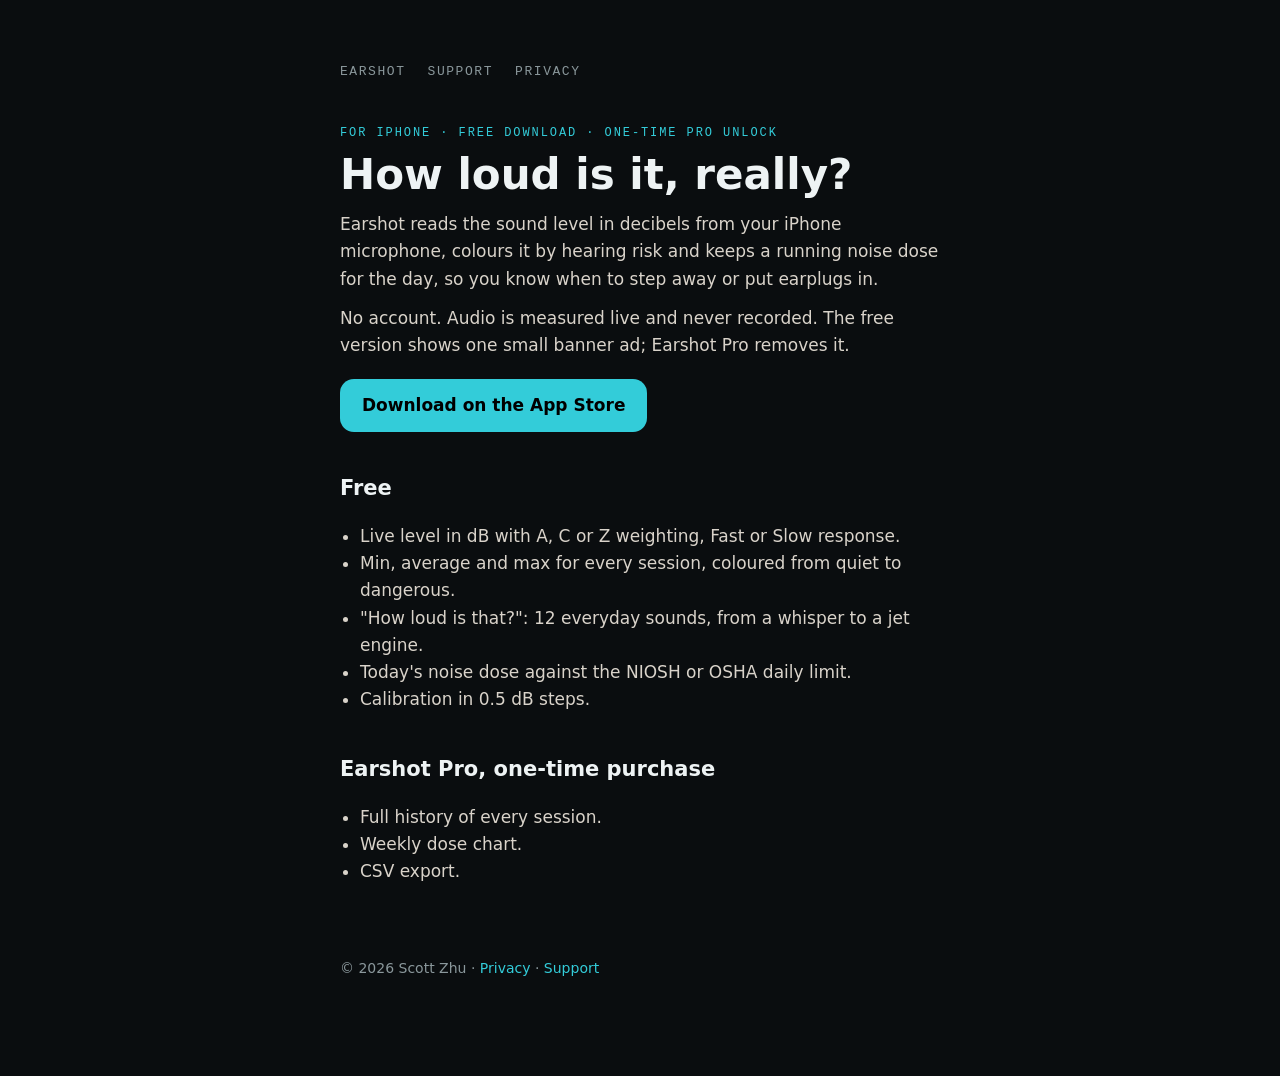
<file: index.html>
<!doctype html><html lang="en"><head><meta charset="utf-8"><meta name="viewport" content="width=device-width,initial-scale=1"><title>Earshot — Decibel &amp; Noise Meter</title><link rel="stylesheet" href="style.css"></head><body><main>
<nav><a href="./">Earshot</a><a href="support">Support</a><a href="privacy">Privacy</a></nav>
<p class="k">For iPhone · free download · one-time Pro unlock</p>
<h1>How loud is it, really?</h1>
<p>Earshot reads the sound level in decibels from your iPhone microphone, colours it by hearing risk and keeps a running noise dose for the day, so you know when to step away or put earplugs in.</p>
<p>No account. Audio is measured live and never recorded. The free version shows one small banner ad; Earshot Pro removes it.</p>
<p><a class="btn" id="store" href="#">Download on the App Store</a></p>
<h2>Free</h2>
<ul><li>Live level in dB with A, C or Z weighting, Fast or Slow response.</li>
<li>Min, average and max for every session, coloured from quiet to dangerous.</li>
<li>"How loud is that?": 12 everyday sounds, from a whisper to a jet engine.</li>
<li>Today's noise dose against the NIOSH or OSHA daily limit.</li>
<li>Calibration in 0.5 dB steps.</li></ul>
<h2>Earshot Pro, one-time purchase</h2>
<ul><li>Full history of every session.</li>
<li>Weekly dose chart.</li>
<li>CSV export.</li></ul>
<footer>© 2026 Scott Zhu · <a href="privacy">Privacy</a> · <a href="support">Support</a></footer></main></body></html>
</file>
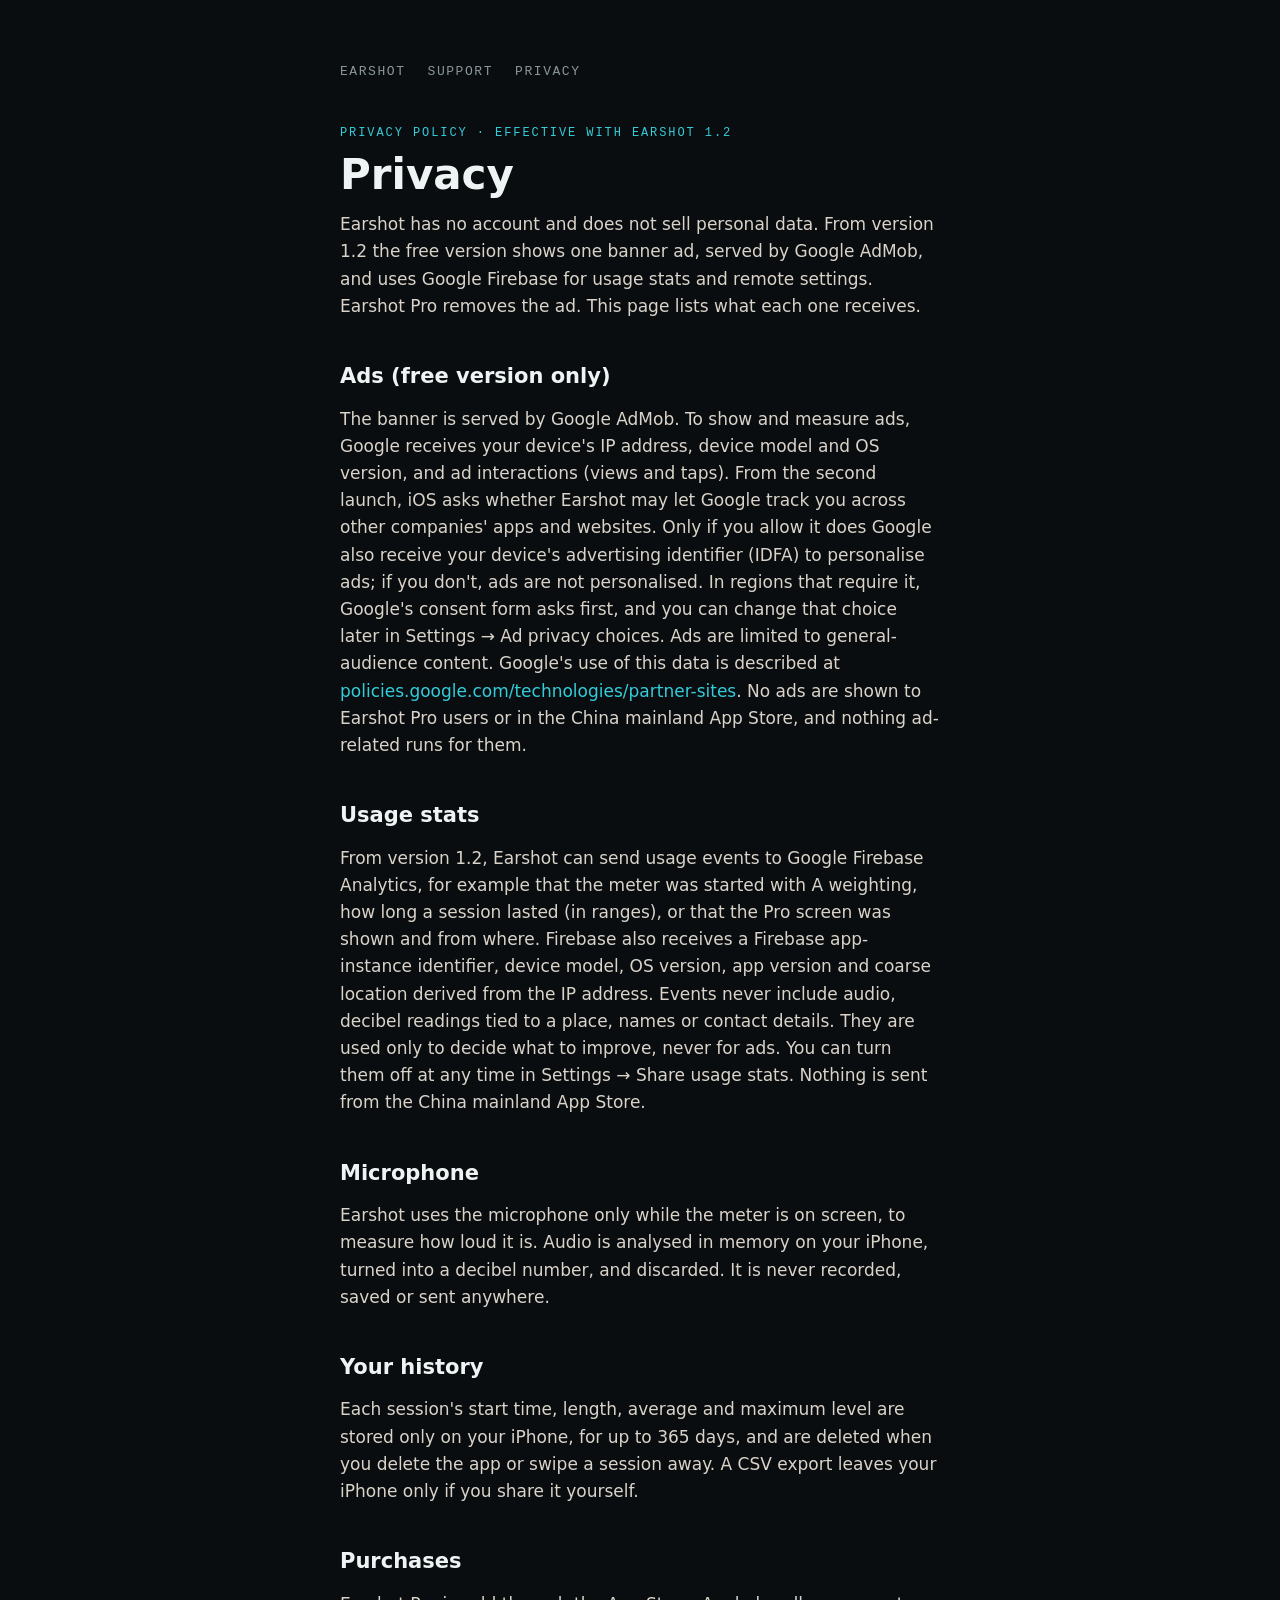
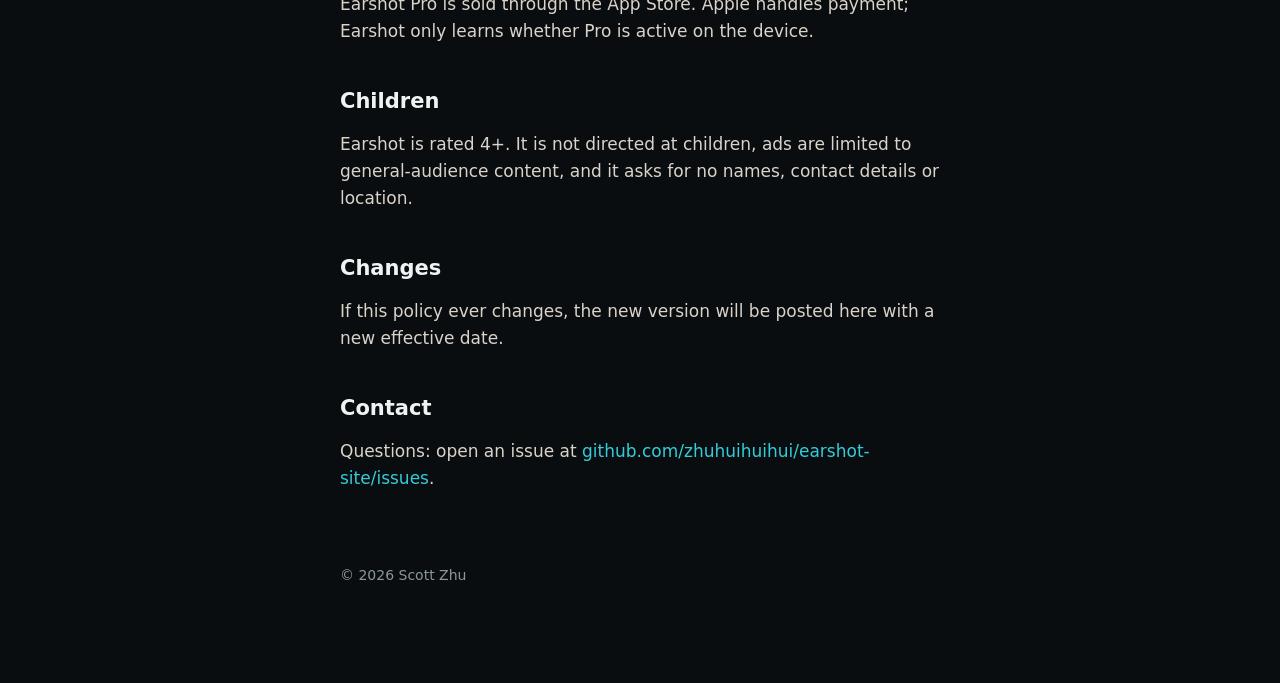
<file: privacy.html>
<!doctype html><html lang="en"><head><meta charset="utf-8"><meta name="viewport" content="width=device-width,initial-scale=1"><title>Earshot — Privacy Policy</title><link rel="stylesheet" href="style.css"></head><body><main>
<nav><a href="./">Earshot</a><a href="support">Support</a><a href="privacy">Privacy</a></nav>
<p class="k">Privacy policy · effective with Earshot 1.2</p><h1>Privacy</h1>
<p>Earshot has no account and does not sell personal data. From version 1.2 the free version shows one banner ad, served by Google AdMob, and uses Google Firebase for usage stats and remote settings. Earshot Pro removes the ad. This page lists what each one receives.</p>
<h2>Ads (free version only)</h2><p>The banner is served by Google AdMob. To show and measure ads, Google receives your device's IP address, device model and OS version, and ad interactions (views and taps). From the second launch, iOS asks whether Earshot may let Google track you across other companies' apps and websites. Only if you allow it does Google also receive your device's advertising identifier (IDFA) to personalise ads; if you don't, ads are not personalised. In regions that require it, Google's consent form asks first, and you can change that choice later in Settings → Ad privacy choices. Ads are limited to general-audience content. Google's use of this data is described at <a href="https://policies.google.com/technologies/partner-sites">policies.google.com/technologies/partner-sites</a>. No ads are shown to Earshot Pro users or in the China mainland App Store, and nothing ad-related runs for them.</p>
<h2>Usage stats</h2><p>From version 1.2, Earshot can send usage events to Google Firebase Analytics, for example that the meter was started with A weighting, how long a session lasted (in ranges), or that the Pro screen was shown and from where. Firebase also receives a Firebase app-instance identifier, device model, OS version, app version and coarse location derived from the IP address. Events never include audio, decibel readings tied to a place, names or contact details. They are used only to decide what to improve, never for ads. You can turn them off at any time in Settings → Share usage stats. Nothing is sent from the China mainland App Store.</p>
<h2>Microphone</h2><p>Earshot uses the microphone only while the meter is on screen, to measure how loud it is. Audio is analysed in memory on your iPhone, turned into a decibel number, and discarded. It is never recorded, saved or sent anywhere.</p>
<h2>Your history</h2><p>Each session's start time, length, average and maximum level are stored only on your iPhone, for up to 365 days, and are deleted when you delete the app or swipe a session away. A CSV export leaves your iPhone only if you share it yourself.</p>
<h2>Purchases</h2><p>Earshot Pro is sold through the App Store. Apple handles payment; Earshot only learns whether Pro is active on the device.</p>
<h2>Children</h2><p>Earshot is rated 4+. It is not directed at children, ads are limited to general-audience content, and it asks for no names, contact details or location.</p>
<h2>Changes</h2><p>If this policy ever changes, the new version will be posted here with a new effective date.</p>
<h2>Contact</h2><p>Questions: open an issue at <a href="https://github.com/zhuhuihuihui/earshot-site/issues">github.com/zhuhuihuihui/earshot-site/issues</a>.</p>
<footer>© 2026 Scott Zhu</footer></main></body></html>
</file>
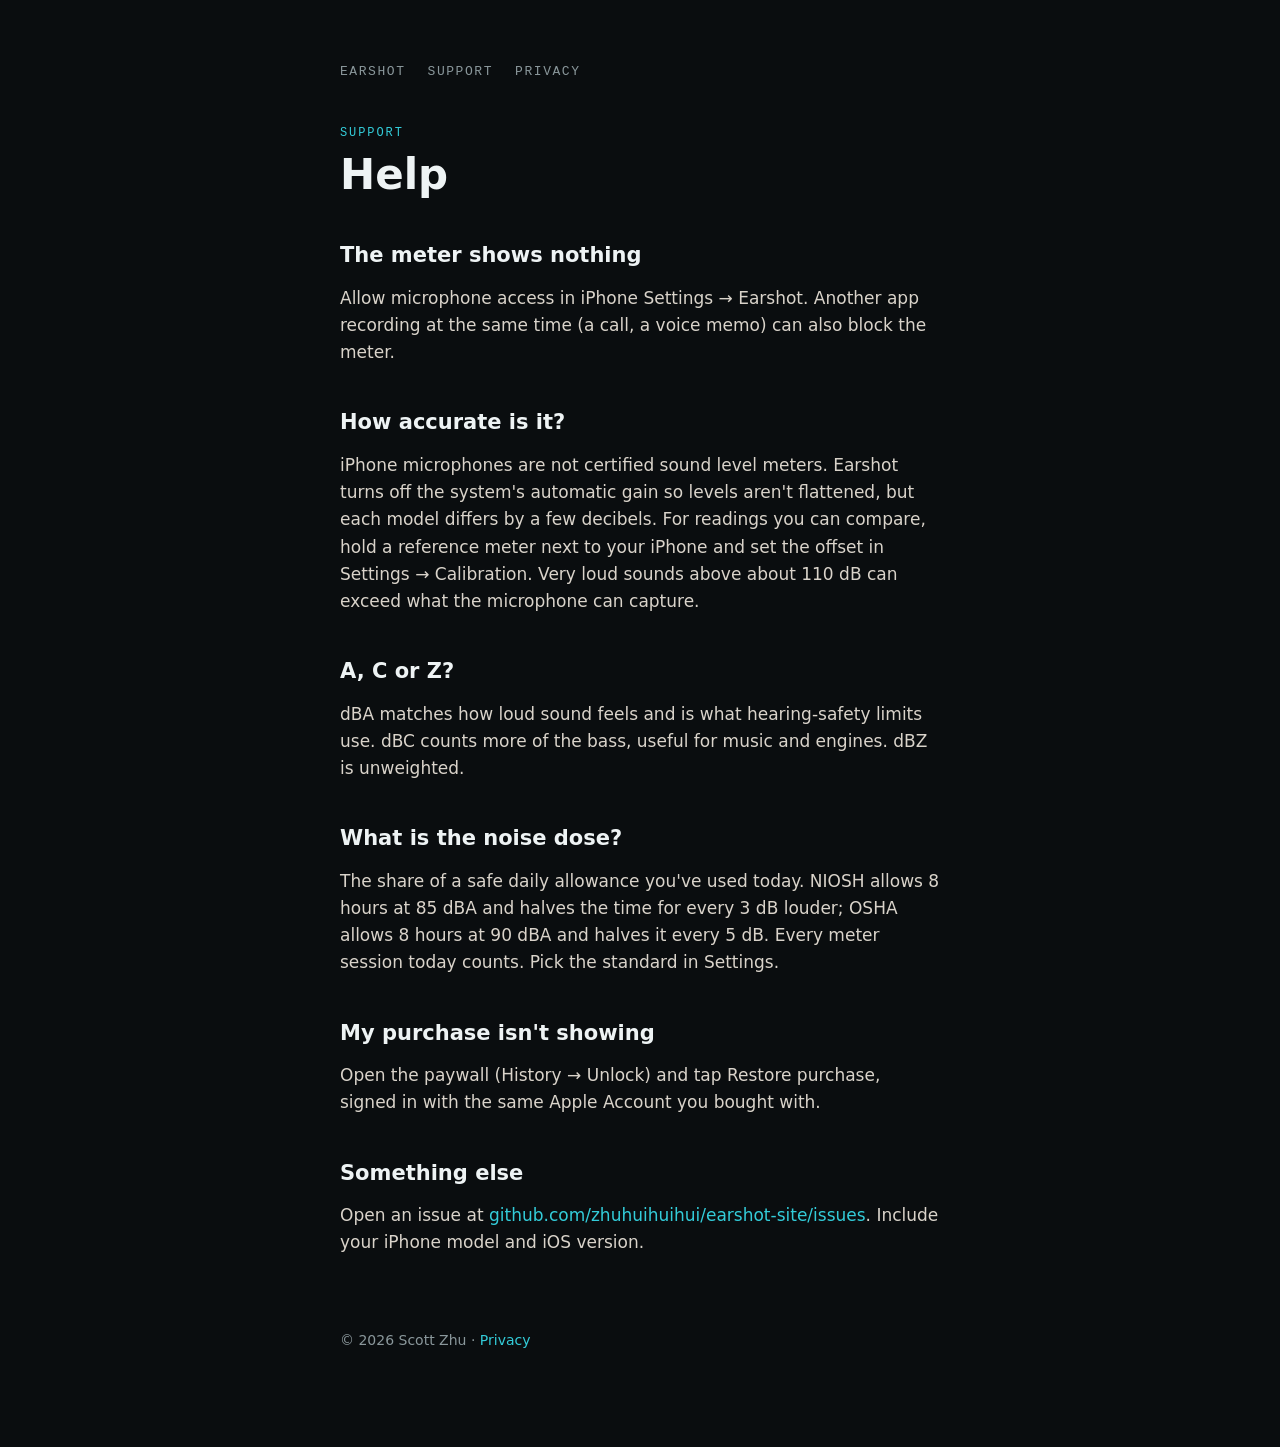
<file: support.html>
<!doctype html><html lang="en"><head><meta charset="utf-8"><meta name="viewport" content="width=device-width,initial-scale=1"><title>Earshot — Support</title><link rel="stylesheet" href="style.css"></head><body><main>
<nav><a href="./">Earshot</a><a href="support">Support</a><a href="privacy">Privacy</a></nav>
<p class="k">Support</p><h1>Help</h1>
<h2>The meter shows nothing</h2><p>Allow microphone access in iPhone Settings → Earshot. Another app recording at the same time (a call, a voice memo) can also block the meter.</p>
<h2>How accurate is it?</h2><p>iPhone microphones are not certified sound level meters. Earshot turns off the system's automatic gain so levels aren't flattened, but each model differs by a few decibels. For readings you can compare, hold a reference meter next to your iPhone and set the offset in Settings → Calibration. Very loud sounds above about 110 dB can exceed what the microphone can capture.</p>
<h2>A, C or Z?</h2><p>dBA matches how loud sound feels and is what hearing-safety limits use. dBC counts more of the bass, useful for music and engines. dBZ is unweighted.</p>
<h2>What is the noise dose?</h2><p>The share of a safe daily allowance you've used today. NIOSH allows 8 hours at 85 dBA and halves the time for every 3 dB louder; OSHA allows 8 hours at 90 dBA and halves it every 5 dB. Every meter session today counts. Pick the standard in Settings.</p>
<h2>My purchase isn't showing</h2><p>Open the paywall (History → Unlock) and tap Restore purchase, signed in with the same Apple Account you bought with.</p>
<h2>Something else</h2><p>Open an issue at <a href="https://github.com/zhuhuihuihui/earshot-site/issues">github.com/zhuhuihuihui/earshot-site/issues</a>. Include your iPhone model and iOS version.</p>
<footer>© 2026 Scott Zhu · <a href="privacy">Privacy</a></footer></main></body></html>
</file>
<file: style.css>
:root{--stage:#0a0d0f;--surface:#161b1e;--muted:#8a979b;--ink:#eef3f4;--amber:#33ccd9}
*{box-sizing:border-box}body{margin:0;background:var(--stage);color:var(--ink);font:17px/1.6 ui-rounded,-apple-system,"SF Pro Rounded",system-ui,sans-serif}
main{max-width:640px;margin:0 auto;padding:64px 20px 96px}h1{font-weight:700;font-size:42px;line-height:1.15;margin:0 0 10px}
h2{font-weight:700;font-size:21px;margin:40px 0 8px}.k{font:12px/1 ui-monospace,Menlo,monospace;letter-spacing:.16em;text-transform:uppercase;color:var(--amber)}
a{color:var(--amber);text-decoration:none}a:hover{text-decoration:underline}p{margin:12px 0;color:#d9d3ca}ul{padding-left:20px;color:#d9d3ca}
.btn{display:inline-block;background:var(--amber);color:#000;font-weight:700;padding:13px 22px;border-radius:14px;margin-top:8px}
.shot{display:block;width:100%;max-width:360px;margin:36px auto;border-radius:28px}
nav{display:flex;gap:22px;margin-bottom:48px}nav a{font:13px ui-monospace,Menlo,monospace;letter-spacing:.12em;text-transform:uppercase;color:var(--muted)}
footer{margin-top:72px;color:var(--muted);font-size:14px}
</file>
